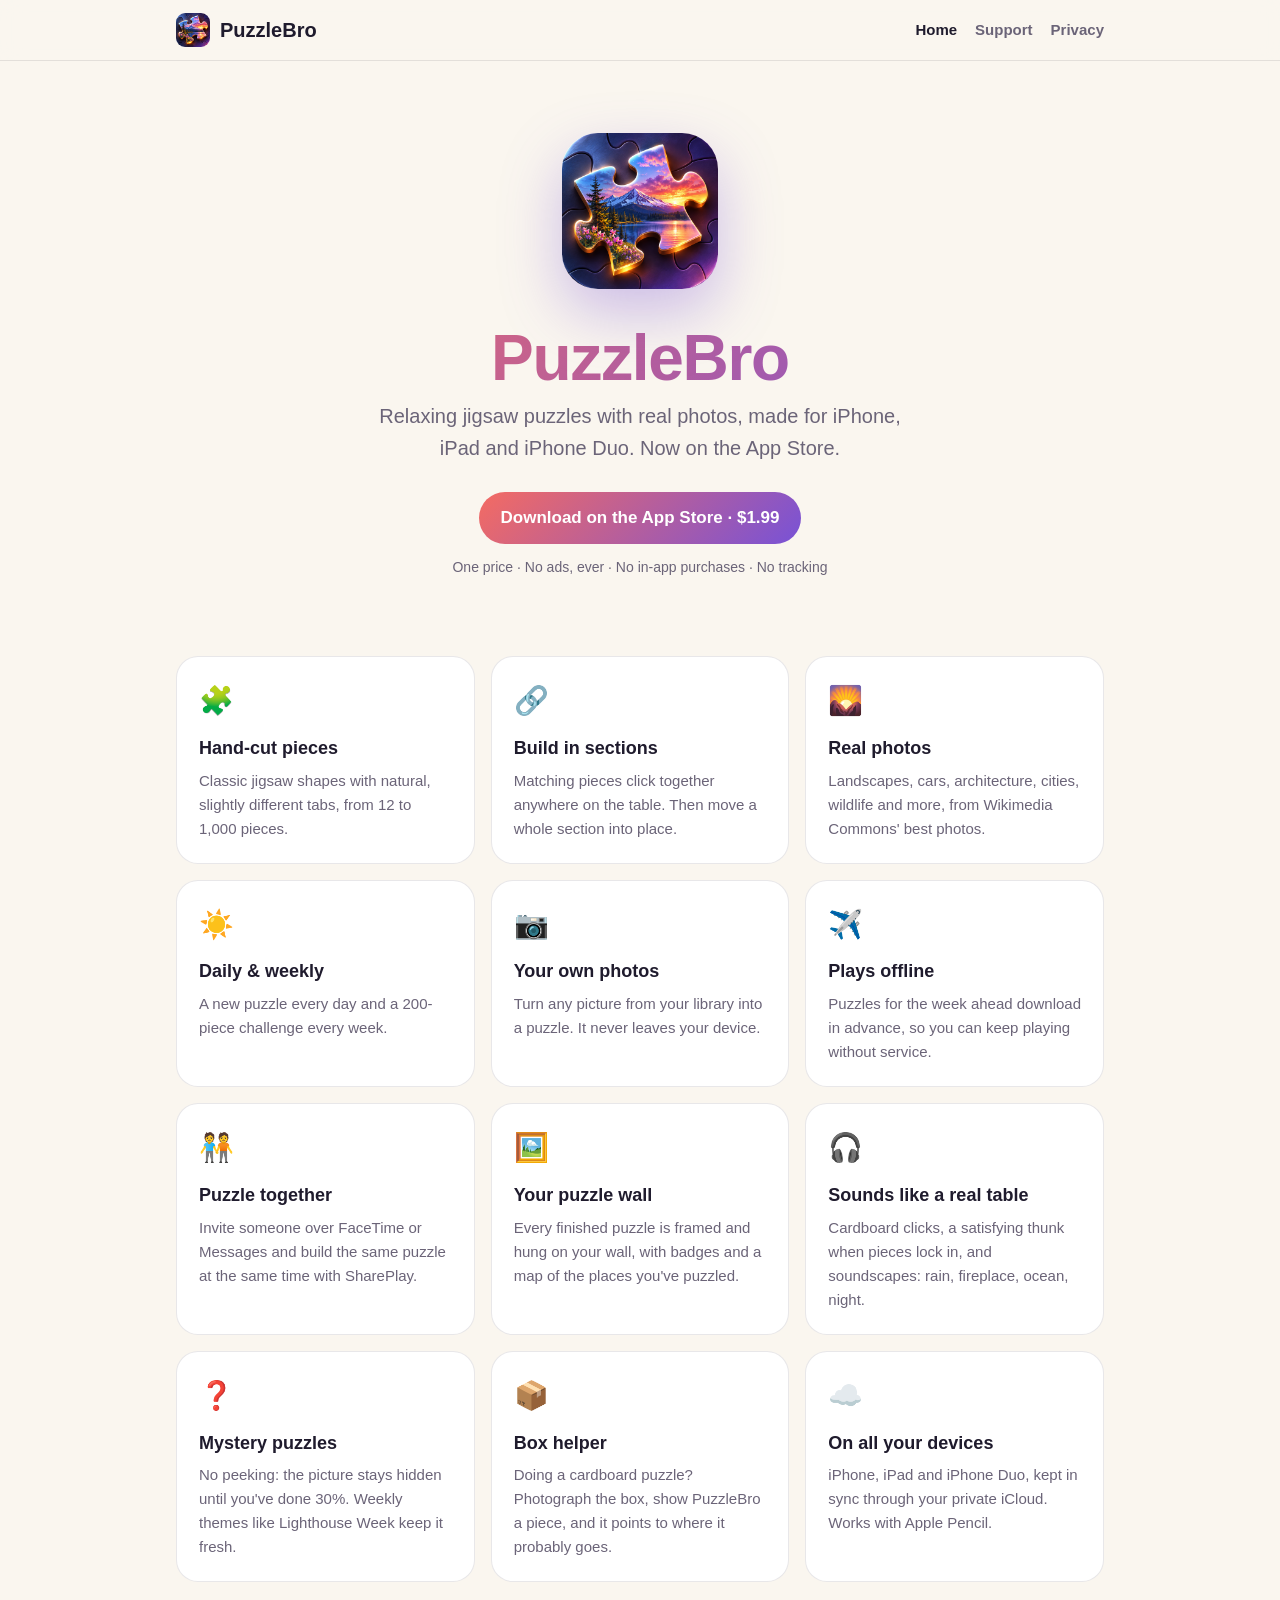
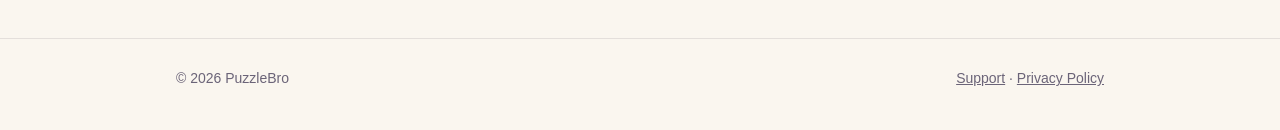
<file: index.html>
<!doctype html>
<html lang="en">
<head>
  <meta charset="utf-8">
  <meta name="viewport" content="width=device-width, initial-scale=1">
  <title>PuzzleBro — Jigsaw Puzzles</title>
  <meta name="description" content="PuzzleBro is a relaxing jigsaw puzzle app for iPhone and iPad with real photos, daily puzzles and pieces that snap together anywhere on the table.">
  <link rel="icon" href="favicon.png">
  <link rel="apple-touch-icon" href="apple-touch-icon.png">
  <link rel="stylesheet" href="style.css">
</head>
<body>
  <header class="nav">
    <div class="wrap">
      <a class="brand" href="./"><img src="favicon.png" alt=""><span>PuzzleBro</span></a>
      <nav class="nav-links">
        <a href="./" aria-current="page">Home</a>
        <a href="support.html">Support</a>
        <a href="privacy.html">Privacy</a>
      </nav>
    </div>
  </header>

  <main class="wrap">
    <section class="hero">
      <img class="icon" src="icon.png" alt="PuzzleBro app icon">
      <h1>PuzzleBro</h1>
      <p class="lead">Relaxing jigsaw puzzles with real photos, made for iPhone, iPad and iPhone Duo. Now on the App Store.</p>
      <a class="badge" href="https://apps.apple.com/us/app/puzzlebro/id6831681198">Download on the App Store · $1.99</a>
      <p class="note">One price · No ads, ever · No in-app purchases · No tracking</p>
    </section>

    <section class="features">
      <div class="feature">
        <div class="emoji">🧩</div>
        <h3>Hand-cut pieces</h3>
        <p>Classic jigsaw shapes with natural, slightly different tabs, from 12 to 1,000 pieces.</p>
      </div>
      <div class="feature">
        <div class="emoji">🔗</div>
        <h3>Build in sections</h3>
        <p>Matching pieces click together anywhere on the table. Then move a whole section into place.</p>
      </div>
      <div class="feature">
        <div class="emoji">🌄</div>
        <h3>Real photos</h3>
        <p>Landscapes, cars, architecture, cities, wildlife and more, from Wikimedia Commons' best photos.</p>
      </div>
      <div class="feature">
        <div class="emoji">☀️</div>
        <h3>Daily &amp; weekly</h3>
        <p>A new puzzle every day and a 200-piece challenge every week.</p>
      </div>
      <div class="feature">
        <div class="emoji">📷</div>
        <h3>Your own photos</h3>
        <p>Turn any picture from your library into a puzzle. It never leaves your device.</p>
      </div>
      <div class="feature">
        <div class="emoji">✈️</div>
        <h3>Plays offline</h3>
        <p>Puzzles for the week ahead download in advance, so you can keep playing without service.</p>
      </div>
      <div class="feature">
        <div class="emoji">🧑‍🤝‍🧑</div>
        <h3>Puzzle together</h3>
        <p>Invite someone over FaceTime or Messages and build the same puzzle at the same time with SharePlay.</p>
      </div>
      <div class="feature">
        <div class="emoji">🖼️</div>
        <h3>Your puzzle wall</h3>
        <p>Every finished puzzle is framed and hung on your wall, with badges and a map of the places you've puzzled.</p>
      </div>
      <div class="feature">
        <div class="emoji">🎧</div>
        <h3>Sounds like a real table</h3>
        <p>Cardboard clicks, a satisfying thunk when pieces lock in, and soundscapes: rain, fireplace, ocean, night.</p>
      </div>
      <div class="feature">
        <div class="emoji">❓</div>
        <h3>Mystery puzzles</h3>
        <p>No peeking: the picture stays hidden until you've done 30%. Weekly themes like Lighthouse Week keep it fresh.</p>
      </div>
      <div class="feature">
        <div class="emoji">📦</div>
        <h3>Box helper</h3>
        <p>Doing a cardboard puzzle? Photograph the box, show PuzzleBro a piece, and it points to where it probably goes.</p>
      </div>
      <div class="feature">
        <div class="emoji">☁️</div>
        <h3>On all your devices</h3>
        <p>iPhone, iPad and iPhone Duo, kept in sync through your private iCloud. Works with Apple Pencil.</p>
      </div>
    </section>
  </main>

  <footer>
    <div class="wrap">
      <span>© 2026 PuzzleBro</span>
      <span><a href="support.html">Support</a> · <a href="privacy.html">Privacy Policy</a></span>
    </div>
  </footer>
</body>
</html>
</file>
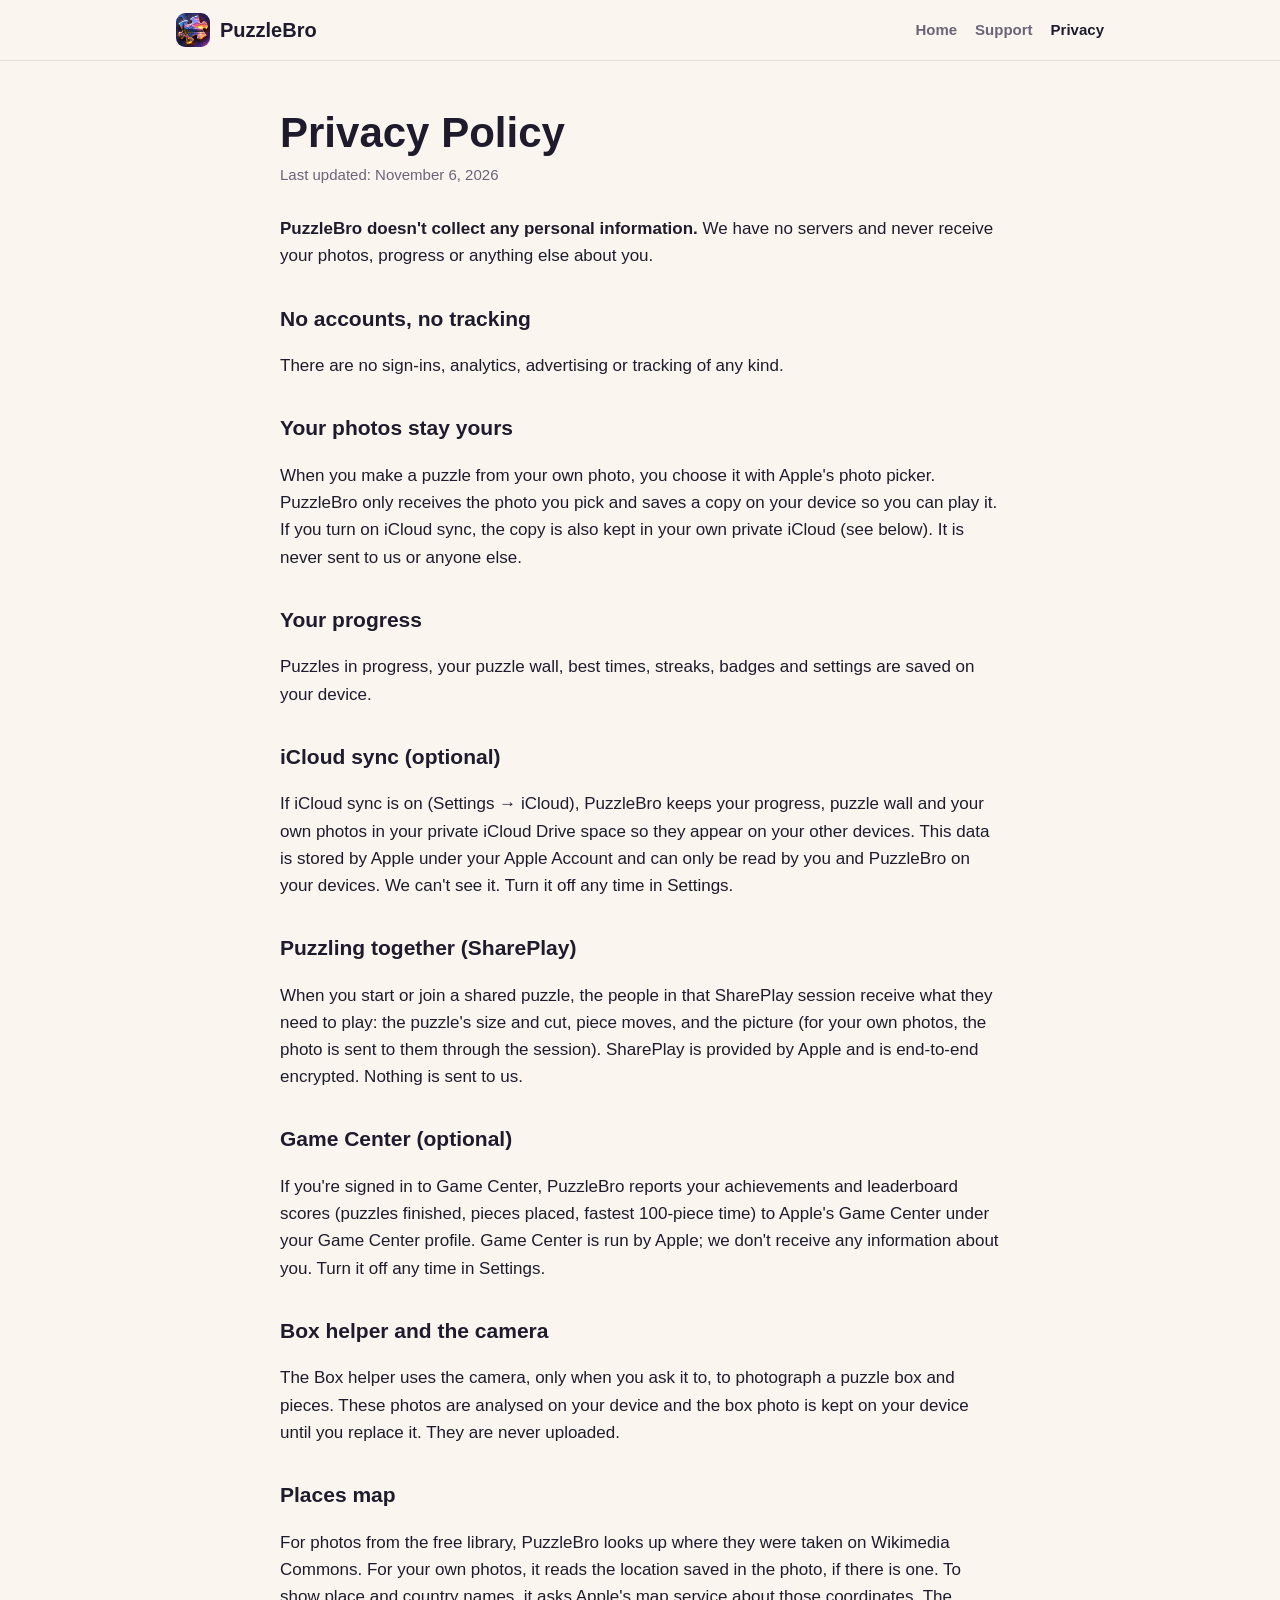
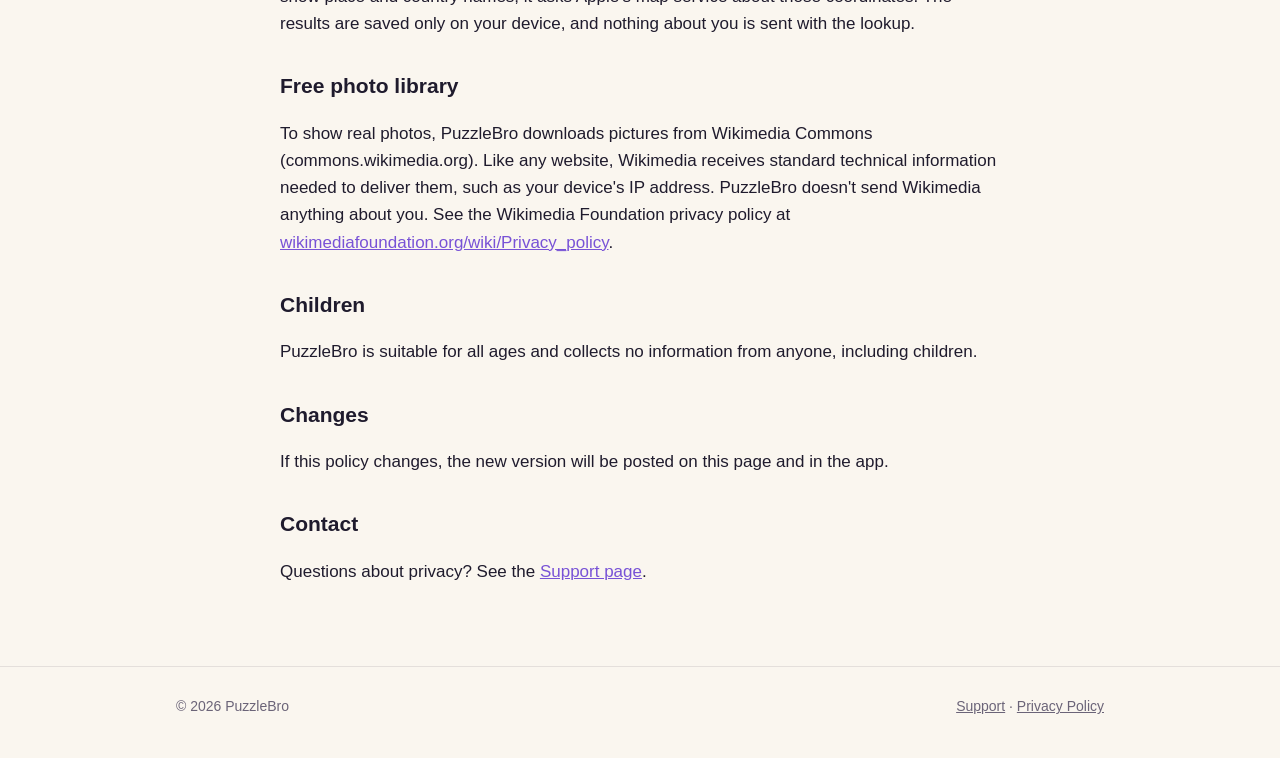
<file: privacy.html>
<!doctype html>
<html lang="en">
<head>
  <meta charset="utf-8">
  <meta name="viewport" content="width=device-width, initial-scale=1">
  <title>PuzzleBro Privacy Policy</title>
  <meta name="description" content="PuzzleBro doesn't collect any personal information.">
  <link rel="icon" href="favicon.png">
  <link rel="apple-touch-icon" href="apple-touch-icon.png">
  <link rel="stylesheet" href="style.css">
</head>
<body>
  <header class="nav">
    <div class="wrap">
      <a class="brand" href="./"><img src="favicon.png" alt=""><span>PuzzleBro</span></a>
      <nav class="nav-links">
        <a href="./">Home</a>
        <a href="support.html">Support</a>
        <a href="privacy.html" aria-current="page">Privacy</a>
      </nav>
    </div>
  </header>

  <main class="wrap doc">
    <h1>Privacy Policy</h1>
    <p class="updated">Last updated: November 6, 2026</p>

    <p><strong>PuzzleBro doesn't collect any personal information.</strong> We have no servers and never receive your photos, progress or anything else about you.</p>

    <h2>No accounts, no tracking</h2>
    <p>There are no sign-ins, analytics, advertising or tracking of any kind.</p>

    <h2>Your photos stay yours</h2>
    <p>When you make a puzzle from your own photo, you choose it with Apple&#x27;s photo picker. PuzzleBro only receives the photo you pick and saves a copy on your device so you can play it. If you turn on iCloud sync, the copy is also kept in your own private iCloud (see below). It is never sent to us or anyone else.</p>

    <h2>Your progress</h2>
    <p>Puzzles in progress, your puzzle wall, best times, streaks, badges and settings are saved on your device.</p>

    <h2>iCloud sync (optional)</h2>
    <p>If iCloud sync is on (Settings → iCloud), PuzzleBro keeps your progress, puzzle wall and your own photos in your private iCloud Drive space so they appear on your other devices. This data is stored by Apple under your Apple Account and can only be read by you and PuzzleBro on your devices. We can&#x27;t see it. Turn it off any time in Settings.</p>

    <h2>Puzzling together (SharePlay)</h2>
    <p>When you start or join a shared puzzle, the people in that SharePlay session receive what they need to play: the puzzle&#x27;s size and cut, piece moves, and the picture (for your own photos, the photo is sent to them through the session). SharePlay is provided by Apple and is end-to-end encrypted. Nothing is sent to us.</p>

    <h2>Game Center (optional)</h2>
    <p>If you&#x27;re signed in to Game Center, PuzzleBro reports your achievements and leaderboard scores (puzzles finished, pieces placed, fastest 100-piece time) to Apple&#x27;s Game Center under your Game Center profile. Game Center is run by Apple; we don&#x27;t receive any information about you. Turn it off any time in Settings.</p>

    <h2>Box helper and the camera</h2>
    <p>The Box helper uses the camera, only when you ask it to, to photograph a puzzle box and pieces. These photos are analysed on your device and the box photo is kept on your device until you replace it. They are never uploaded.</p>

    <h2>Places map</h2>
    <p>For photos from the free library, PuzzleBro looks up where they were taken on Wikimedia Commons. For your own photos, it reads the location saved in the photo, if there is one. To show place and country names, it asks Apple&#x27;s map service about those coordinates. The results are saved only on your device, and nothing about you is sent with the lookup.</p>

    <h2>Free photo library</h2>
    <p>To show real photos, PuzzleBro downloads pictures from Wikimedia Commons (commons.wikimedia.org). Like any website, Wikimedia receives standard technical information needed to deliver them, such as your device&#x27;s IP address. PuzzleBro doesn&#x27;t send Wikimedia anything about you. See the Wikimedia Foundation privacy policy at <a href="https://wikimediafoundation.org/wiki/Privacy_policy">wikimediafoundation.org/wiki/Privacy_policy</a>.</p>

    <h2>Children</h2>
    <p>PuzzleBro is suitable for all ages and collects no information from anyone, including children.</p>

    <h2>Changes</h2>
    <p>If this policy changes, the new version will be posted on this page and in the app.</p>

    <h2>Contact</h2>
    <p>Questions about privacy? See the <a href="support.html">Support page</a>.</p>
  </main>

  <footer>
    <div class="wrap">
      <span>© 2026 PuzzleBro</span>
      <span><a href="support.html">Support</a> · <a href="privacy.html">Privacy Policy</a></span>
    </div>
  </footer>
</body>
</html>
</file>
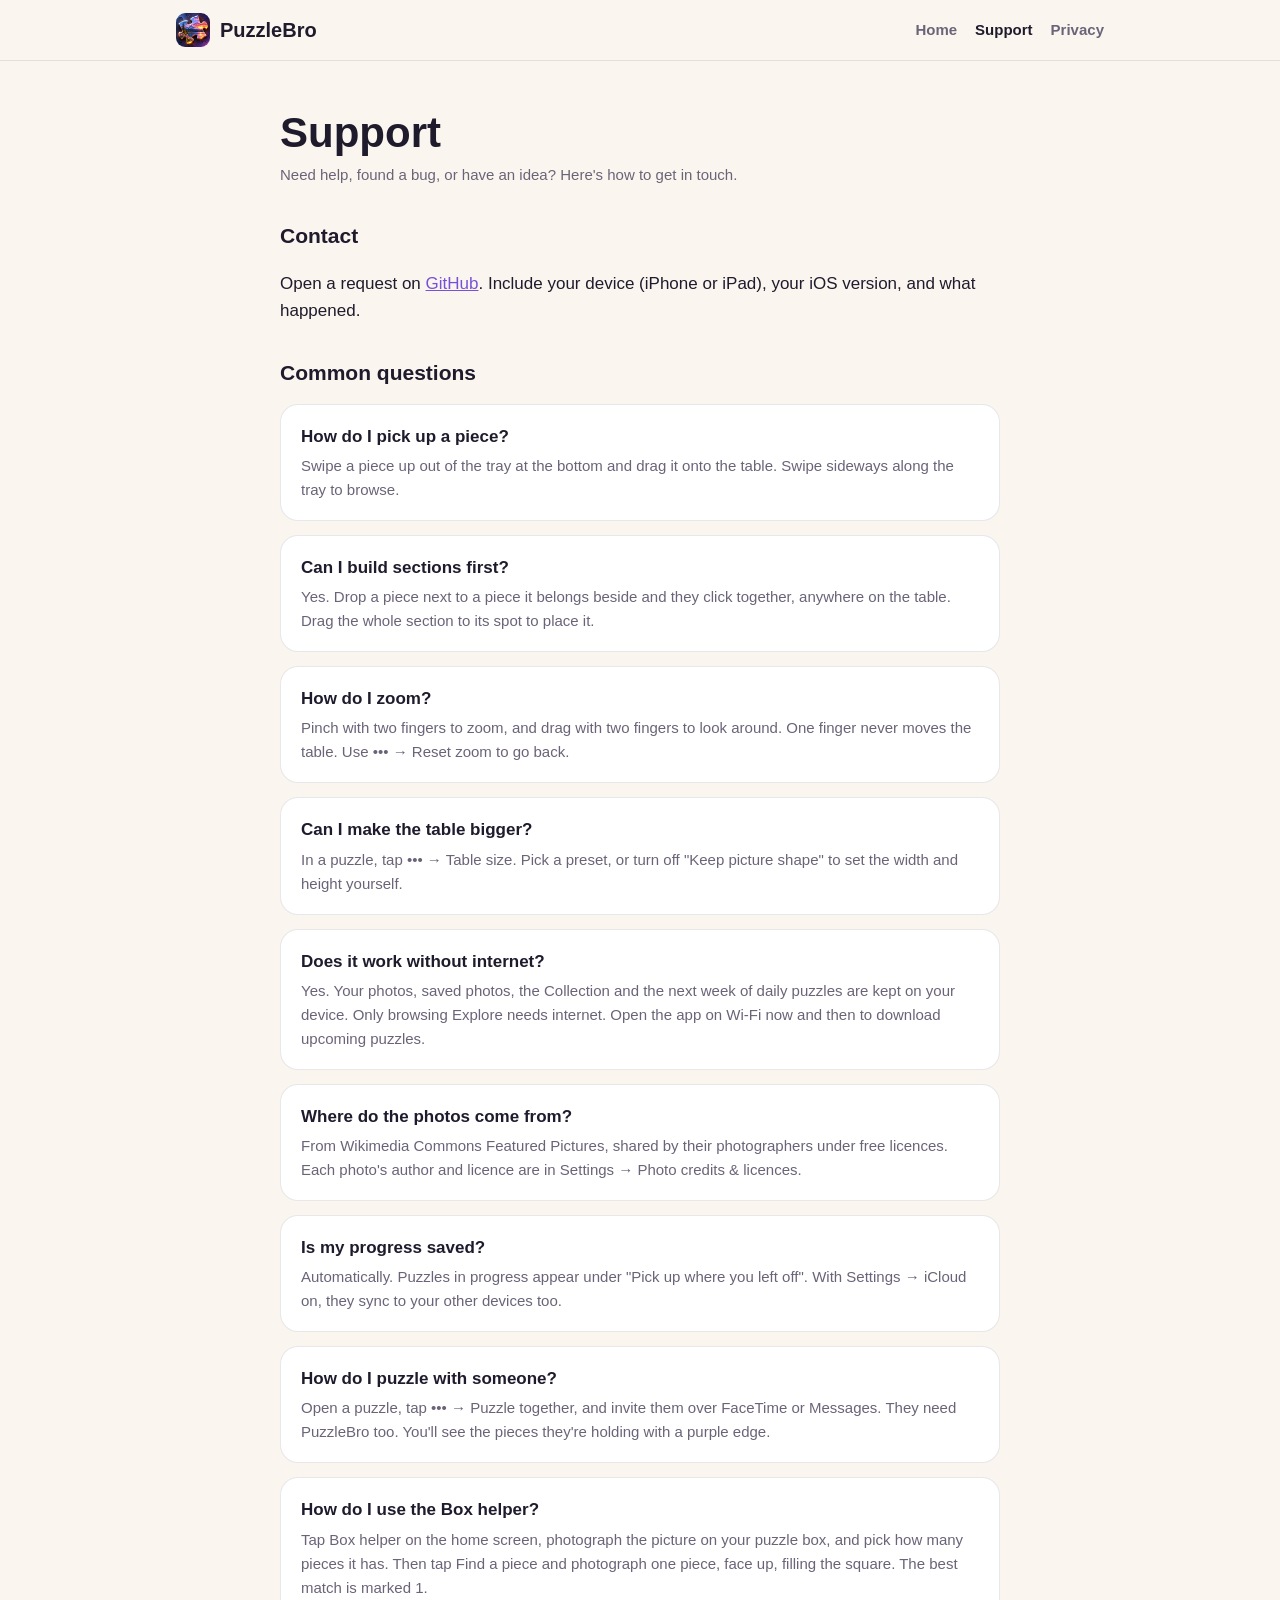
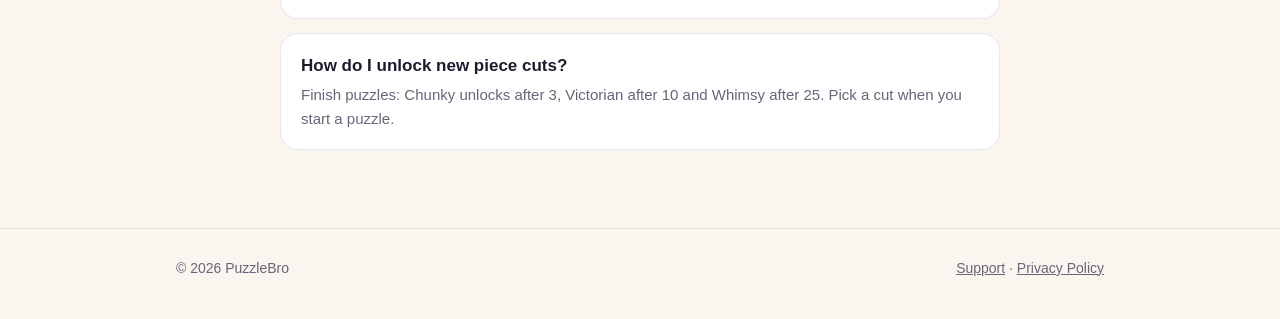
<file: support.html>
<!doctype html>
<html lang="en">
<head>
  <meta charset="utf-8">
  <meta name="viewport" content="width=device-width, initial-scale=1">
  <title>PuzzleBro Support</title>
  <meta name="description" content="Help with PuzzleBro, the jigsaw puzzle app for iPhone and iPad.">
  <link rel="icon" href="favicon.png">
  <link rel="apple-touch-icon" href="apple-touch-icon.png">
  <link rel="stylesheet" href="style.css">
</head>
<body>
  <header class="nav">
    <div class="wrap">
      <a class="brand" href="./"><img src="favicon.png" alt=""><span>PuzzleBro</span></a>
      <nav class="nav-links">
        <a href="./">Home</a>
        <a href="support.html" aria-current="page">Support</a>
        <a href="privacy.html">Privacy</a>
      </nav>
    </div>
  </header>

  <main class="wrap doc">
    <h1>Support</h1>
    <p class="updated">Need help, found a bug, or have an idea? Here's how to get in touch.</p>

    <h2>Contact</h2>
    <p>Open a request on <a href="https://github.com/L8rMr/PuzzleBro-site/issues">GitHub</a>. Include your device (iPhone or iPad), your iOS version, and what happened.</p>

    <h2>Common questions</h2>
    <div class="card">
      <h3>How do I pick up a piece?</h3>
      <p>Swipe a piece up out of the tray at the bottom and drag it onto the table. Swipe sideways along the tray to browse.</p>
    </div>
    <div class="card">
      <h3>Can I build sections first?</h3>
      <p>Yes. Drop a piece next to a piece it belongs beside and they click together, anywhere on the table. Drag the whole section to its spot to place it.</p>
    </div>
    <div class="card">
      <h3>How do I zoom?</h3>
      <p>Pinch with two fingers to zoom, and drag with two fingers to look around. One finger never moves the table. Use ••• → Reset zoom to go back.</p>
    </div>
    <div class="card">
      <h3>Can I make the table bigger?</h3>
      <p>In a puzzle, tap ••• → Table size. Pick a preset, or turn off "Keep picture shape" to set the width and height yourself.</p>
    </div>
    <div class="card">
      <h3>Does it work without internet?</h3>
      <p>Yes. Your photos, saved photos, the Collection and the next week of daily puzzles are kept on your device. Only browsing Explore needs internet. Open the app on Wi-Fi now and then to download upcoming puzzles.</p>
    </div>
    <div class="card">
      <h3>Where do the photos come from?</h3>
      <p>From Wikimedia Commons Featured Pictures, shared by their photographers under free licences. Each photo's author and licence are in Settings → Photo credits &amp; licences.</p>
    </div>
    <div class="card">
      <h3>Is my progress saved?</h3>
      <p>Automatically. Puzzles in progress appear under "Pick up where you left off". With Settings → iCloud on, they sync to your other devices too.</p>
    </div>
    <div class="card">
      <h3>How do I puzzle with someone?</h3>
      <p>Open a puzzle, tap ••• → Puzzle together, and invite them over FaceTime or Messages. They need PuzzleBro too. You'll see the pieces they're holding with a purple edge.</p>
    </div>
    <div class="card">
      <h3>How do I use the Box helper?</h3>
      <p>Tap Box helper on the home screen, photograph the picture on your puzzle box, and pick how many pieces it has. Then tap Find a piece and photograph one piece, face up, filling the square. The best match is marked 1.</p>
    </div>
    <div class="card">
      <h3>How do I unlock new piece cuts?</h3>
      <p>Finish puzzles: Chunky unlocks after 3, Victorian after 10 and Whimsy after 25. Pick a cut when you start a puzzle.</p>
    </div>
  </main>

  <footer>
    <div class="wrap">
      <span>© 2026 PuzzleBro</span>
      <span><a href="support.html">Support</a> · <a href="privacy.html">Privacy Policy</a></span>
    </div>
  </footer>
</body>
</html>
</file>
<file: style.css>
:root {
  --bg: #faf6ef;
  --card: #ffffff;
  --text: #1f1b2d;
  --muted: #6b6478;
  --line: rgba(31, 27, 45, 0.1);
  --coral: #f46b62;
  --grape: #7852d6;
  --sun: #fabc45;
  --grad: linear-gradient(135deg, var(--coral), var(--grape));
}
@media (prefers-color-scheme: dark) {
  :root {
    --bg: #121118;
    --card: #1d1b26;
    --text: #f2eff8;
    --muted: #a49db3;
    --line: rgba(255, 255, 255, 0.1);
  }
}
* { box-sizing: border-box; }
html { -webkit-text-size-adjust: 100%; }
body {
  margin: 0;
  background: var(--bg);
  color: var(--text);
  font: 17px/1.6 -apple-system, BlinkMacSystemFont, "SF Pro Text", "Segoe UI", Roboto, sans-serif;
}
a { color: var(--grape); }
@media (prefers-color-scheme: dark) { a { color: #a98cff; } }

.wrap { max-width: 960px; margin: 0 auto; padding: 0 16px; }

header.nav {
  position: sticky; top: 0; z-index: 10;
  background: color-mix(in srgb, var(--bg) 85%, transparent);
  backdrop-filter: blur(12px);
  border-bottom: 1px solid var(--line);
}
header.nav .wrap { display: flex; align-items: center; justify-content: space-between; height: 60px; }
.brand { display: flex; align-items: center; gap: 10px; text-decoration: none; color: var(--text); font-weight: 800; font-size: 20px; }
.brand img { width: 34px; height: 34px; border-radius: 9px; }
.nav-links { display: flex; gap: 18px; }
.nav-links a { color: var(--muted); text-decoration: none; font-weight: 600; font-size: 15px; }
.nav-links a:hover, .nav-links a[aria-current] { color: var(--text); }

.hero { padding: 72px 0 40px; text-align: center; }
.hero img.icon {
  width: 156px; height: 156px; border-radius: 36px;
  box-shadow: 0 24px 60px rgba(120, 82, 214, 0.35);
}
.hero h1 {
  margin: 28px 0 8px;
  font-size: clamp(40px, 8vw, 64px); line-height: 1.05; letter-spacing: -0.02em;
  background: var(--grad); -webkit-background-clip: text; background-clip: text; color: transparent;
}
.hero p.lead { margin: 0 auto; max-width: 560px; font-size: 20px; color: var(--muted); }
.badge {
  display: inline-block; margin-top: 28px; padding: 12px 22px; border-radius: 999px;
  background: var(--grad); color: #fff; font-weight: 700; text-decoration: none;
}
.note { margin-top: 12px; font-size: 14px; color: var(--muted); }

.features { display: grid; grid-template-columns: repeat(auto-fit, minmax(240px, 1fr)); gap: 16px; padding: 24px 0 56px; }
.feature { background: var(--card); border: 1px solid var(--line); border-radius: 22px; padding: 22px; }
.feature .emoji { font-size: 28px; }
.feature h3 { margin: 10px 0 6px; font-size: 18px; }
.feature p { margin: 0; color: var(--muted); font-size: 15px; }

.doc { padding: 48px 16px 64px; max-width: 752px; }
.doc h1 { font-size: clamp(30px, 6vw, 42px); line-height: 1.15; margin: 0 0 6px; }
.doc .updated { color: var(--muted); margin: 0 0 28px; font-size: 15px; }
.doc h2 { font-size: 21px; margin: 32px 0 6px; }
.doc p, .doc li { color: var(--text); }
.doc .card { background: var(--card); border: 1px solid var(--line); border-radius: 18px; padding: 18px 20px; margin: 14px 0; }
.doc .card h3 { margin: 0 0 4px; font-size: 17px; }
.doc .card p { margin: 0; color: var(--muted); font-size: 15px; }

footer { border-top: 1px solid var(--line); padding: 28px 0 40px; color: var(--muted); font-size: 14px; }
footer .wrap { display: flex; flex-wrap: wrap; gap: 8px 20px; justify-content: space-between; }
footer a { color: var(--muted); }

@media (max-width: 520px) {
  .nav-links { gap: 12px; }
  .nav-links a { font-size: 14px; }
  .brand span { display: none; }
}
</file>
